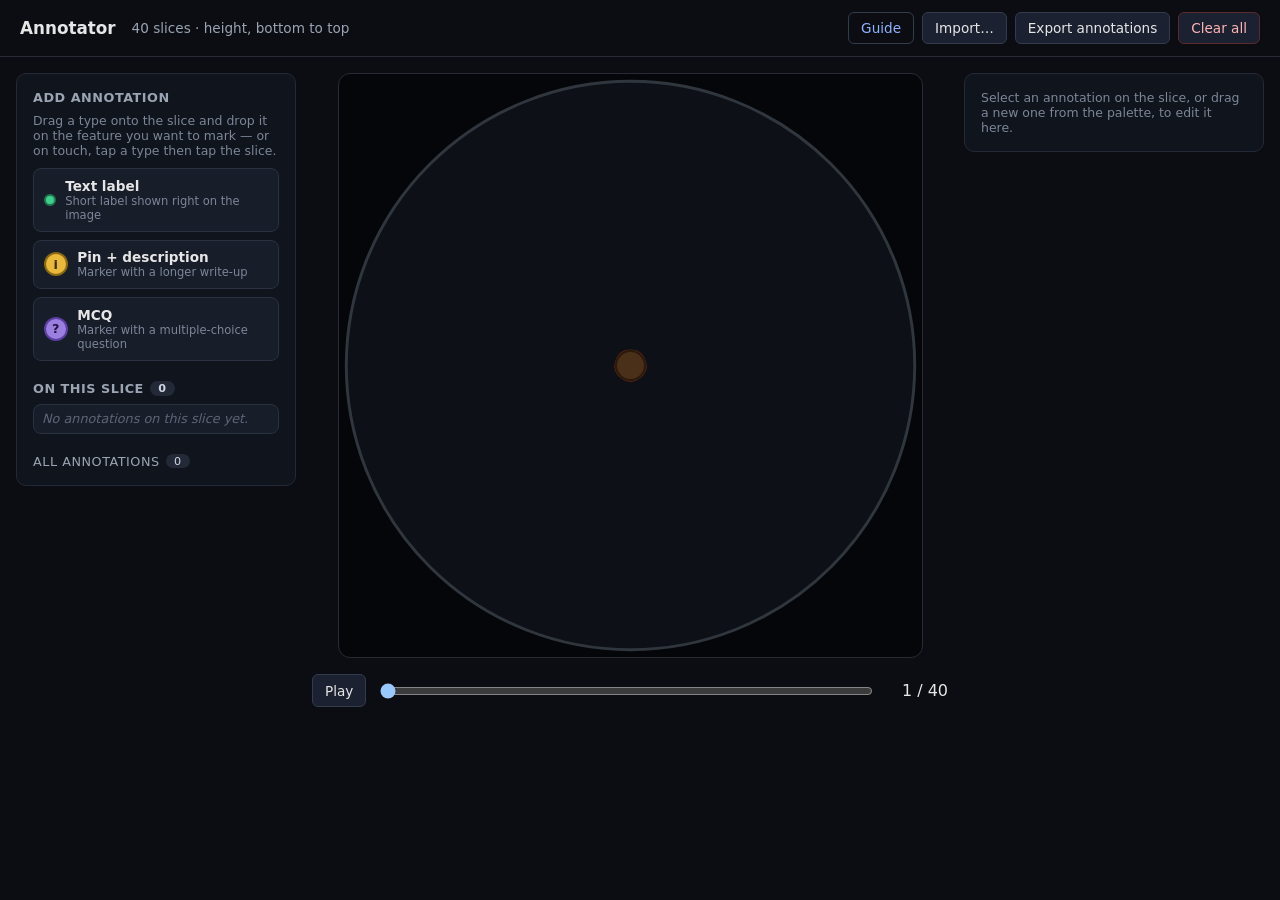
<file: annotator/index.html>
<!doctype html>
<html lang="en">
<head>
<meta charset="utf-8" />
<meta name="viewport" content="width=device-width, initial-scale=1" />
<title>Annotator</title>
<link rel="stylesheet" href="style.css" />
</head>
<body>
  <header>
    <h1>Annotator</h1>
    <div class="dataset-info" id="datasetInfo">Loading dataset…</div>
    <div class="actions">
      <a class="guide-link" href="../guide.html">Guide</a>
      <button id="importBtn">Import…</button>
      <input type="file" id="importFile" accept="application/json" hidden />
      <button id="exportBtn">Export annotations</button>
      <button id="clearBtn" class="danger">Clear all</button>
    </div>
  </header>

  <main>
    <aside class="side-panel panel">
      <section>
        <h2>Add annotation</h2>
        <p class="hint" id="paletteHint">Drag a type onto the slice and drop it on the feature you want to mark — or on touch, tap a type then tap the slice.</p>
        <div class="palette">
          <div class="palette-item" data-type="label">
            <span class="icon label"></span>
            <div>
              <strong>Text label</strong>
              <span>Short label shown right on the image</span>
            </div>
          </div>
          <div class="palette-item" data-type="pin">
            <span class="icon pin">i</span>
            <div>
              <strong>Pin + description</strong>
              <span>Marker with a longer write-up</span>
            </div>
          </div>
          <div class="palette-item" data-type="mcq">
            <span class="icon mcq">?</span>
            <div>
              <strong>MCQ</strong>
              <span>Marker with a multiple-choice question</span>
            </div>
          </div>
        </div>
      </section>

      <section>
        <h2>On this slice <span class="count" id="sliceAnnCount">0</span></h2>
        <ul class="annotation-list" id="annotationList"></ul>
      </section>

      <section>
        <details id="allAnnDetails">
          <summary>All annotations <span class="count" id="totalAnnCount">0</span></summary>
          <div class="all-ann-controls">
            <label for="sortOrder">Sort by</label>
            <select id="sortOrder">
              <option value="slice">Slice order</option>
              <option value="type">Type</option>
              <option value="title-asc">Title A–Z</option>
              <option value="title-desc">Title Z–A</option>
            </select>
          </div>
          <ul class="annotation-list" id="allAnnotationList"></ul>
        </details>
      </section>
    </aside>

    <section class="stage-panel">
      <div class="stage-wrap">
        <div class="stage" id="stage">
          <div class="svg-host" id="svgHost"></div>
          <svg class="tolerance-layer" id="toleranceLayer" viewBox="0 0 400 400"></svg>
          <div class="marker-layer" id="markerLayer"></div>
        </div>
      </div>
      <div class="controls">
        <button id="play">Play</button>
        <input id="scrub" type="range" min="1" value="1" step="1" />
        <span class="readout" id="readout">1 / ?</span>
      </div>
    </section>

    <aside class="inspector panel" id="inspector">
      <p class="hint placeholder">Select an annotation on the slice, or drag a new one from the palette, to edit it here.</p>
    </aside>
  </main>

  <script src="app.js"></script>
</body>
</html>
</file>
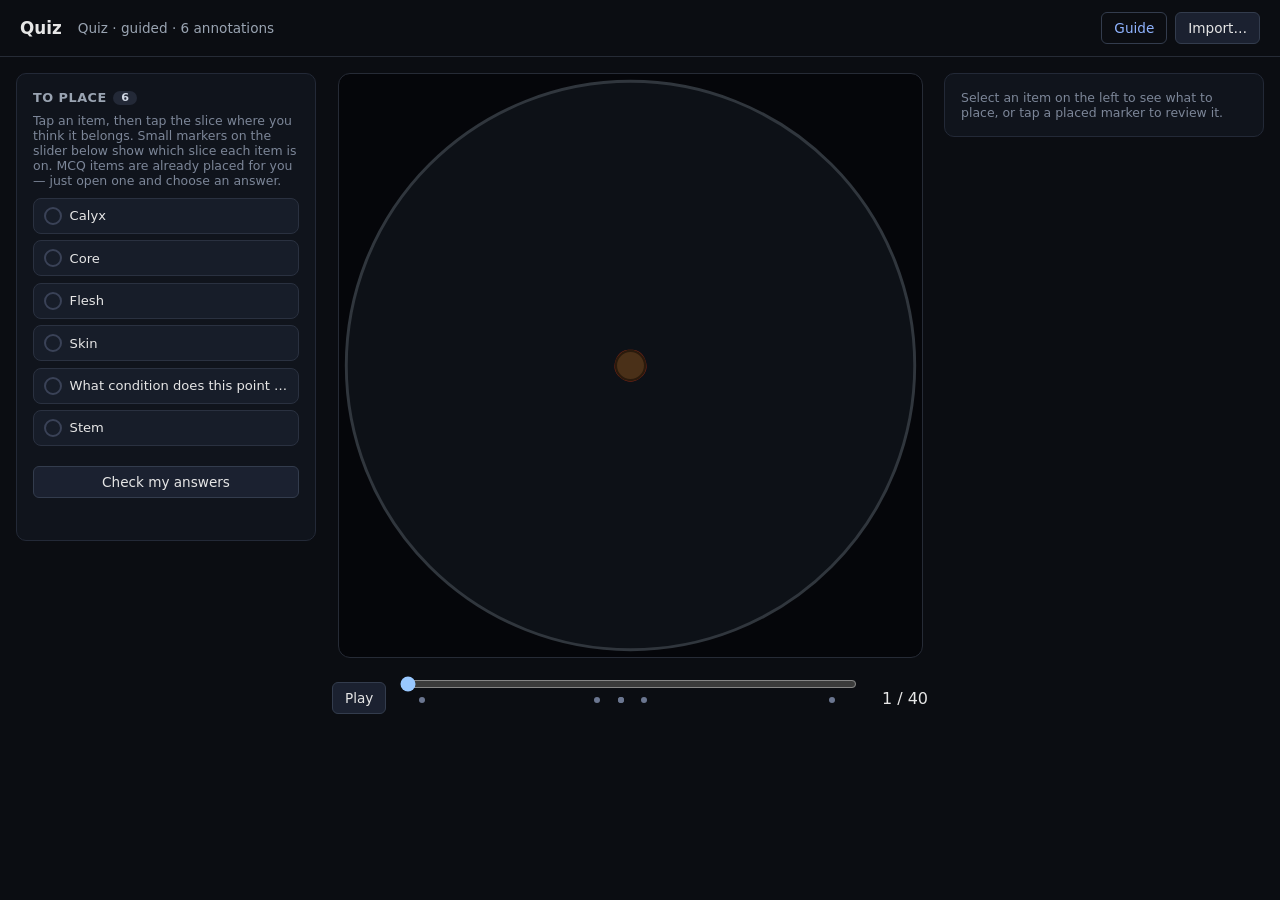
<file: quiz/index.html>
<!doctype html>
<html lang="en">
<head>
<meta charset="utf-8" />
<meta name="viewport" content="width=device-width, initial-scale=1" />
<title>Quiz</title>
<link rel="stylesheet" href="style.css" />
</head>
<body>
  <header>
    <h1>Quiz</h1>
    <div class="dataset-info" id="datasetInfo">Loading…</div>
    <div class="actions">
      <a class="guide-link" href="../guide.html">Guide</a>
      <button id="importBtn">Import…</button>
      <input type="file" id="importFile" accept="application/json" hidden />
    </div>
  </header>

  <main>
    <aside class="side-panel panel">
      <section id="showcaseSection" hidden>
        <details id="allAnnDetails" open>
          <summary>All annotations <span class="count" id="totalAnnCount">0</span></summary>
          <div class="all-ann-controls">
            <label for="sortOrder">Sort by</label>
            <select id="sortOrder">
              <option value="slice">Slice order</option>
              <option value="type">Type</option>
              <option value="title-asc">Title A–Z</option>
              <option value="title-desc">Title Z–A</option>
            </select>
          </div>
          <ul class="annotation-list" id="showcaseList"></ul>
        </details>
      </section>

      <section id="quizSection" hidden>
        <h2>To place <span class="count" id="targetsCount">0</span></h2>
        <p class="hint" id="modeHint"></p>
        <ul class="annotation-list" id="targetsList"></ul>
      </section>

      <section id="checkSection" hidden>
        <button id="checkBtn">Check my answers</button>
        <div class="score-summary" id="scoreSummary"></div>
        <button id="resetBtn" class="danger" hidden>Try again</button>
      </section>
    </aside>

    <section class="stage-panel">
      <div class="stage-wrap">
        <div class="stage" id="stage">
          <div class="svg-host" id="svgHost"></div>
          <svg class="tolerance-layer" id="toleranceLayer" viewBox="0 0 400 400"></svg>
          <div class="marker-layer" id="markerLayer"></div>
        </div>
      </div>
      <div class="controls">
        <button id="play">Play</button>
        <div class="slider-wrap">
          <input id="scrub" type="range" min="1" value="1" step="1" />
          <div class="tick-row hint" id="hintTicks"></div>
          <div class="tick-row mine" id="mineTicks"></div>
        </div>
        <span class="readout" id="readout">1 / ?</span>
      </div>
    </section>

    <aside class="inspector panel" id="inspector">
      <p class="hint placeholder">Loading…</p>
    </aside>
  </main>

  <script src="app.js"></script>
</body>
</html>
</file>
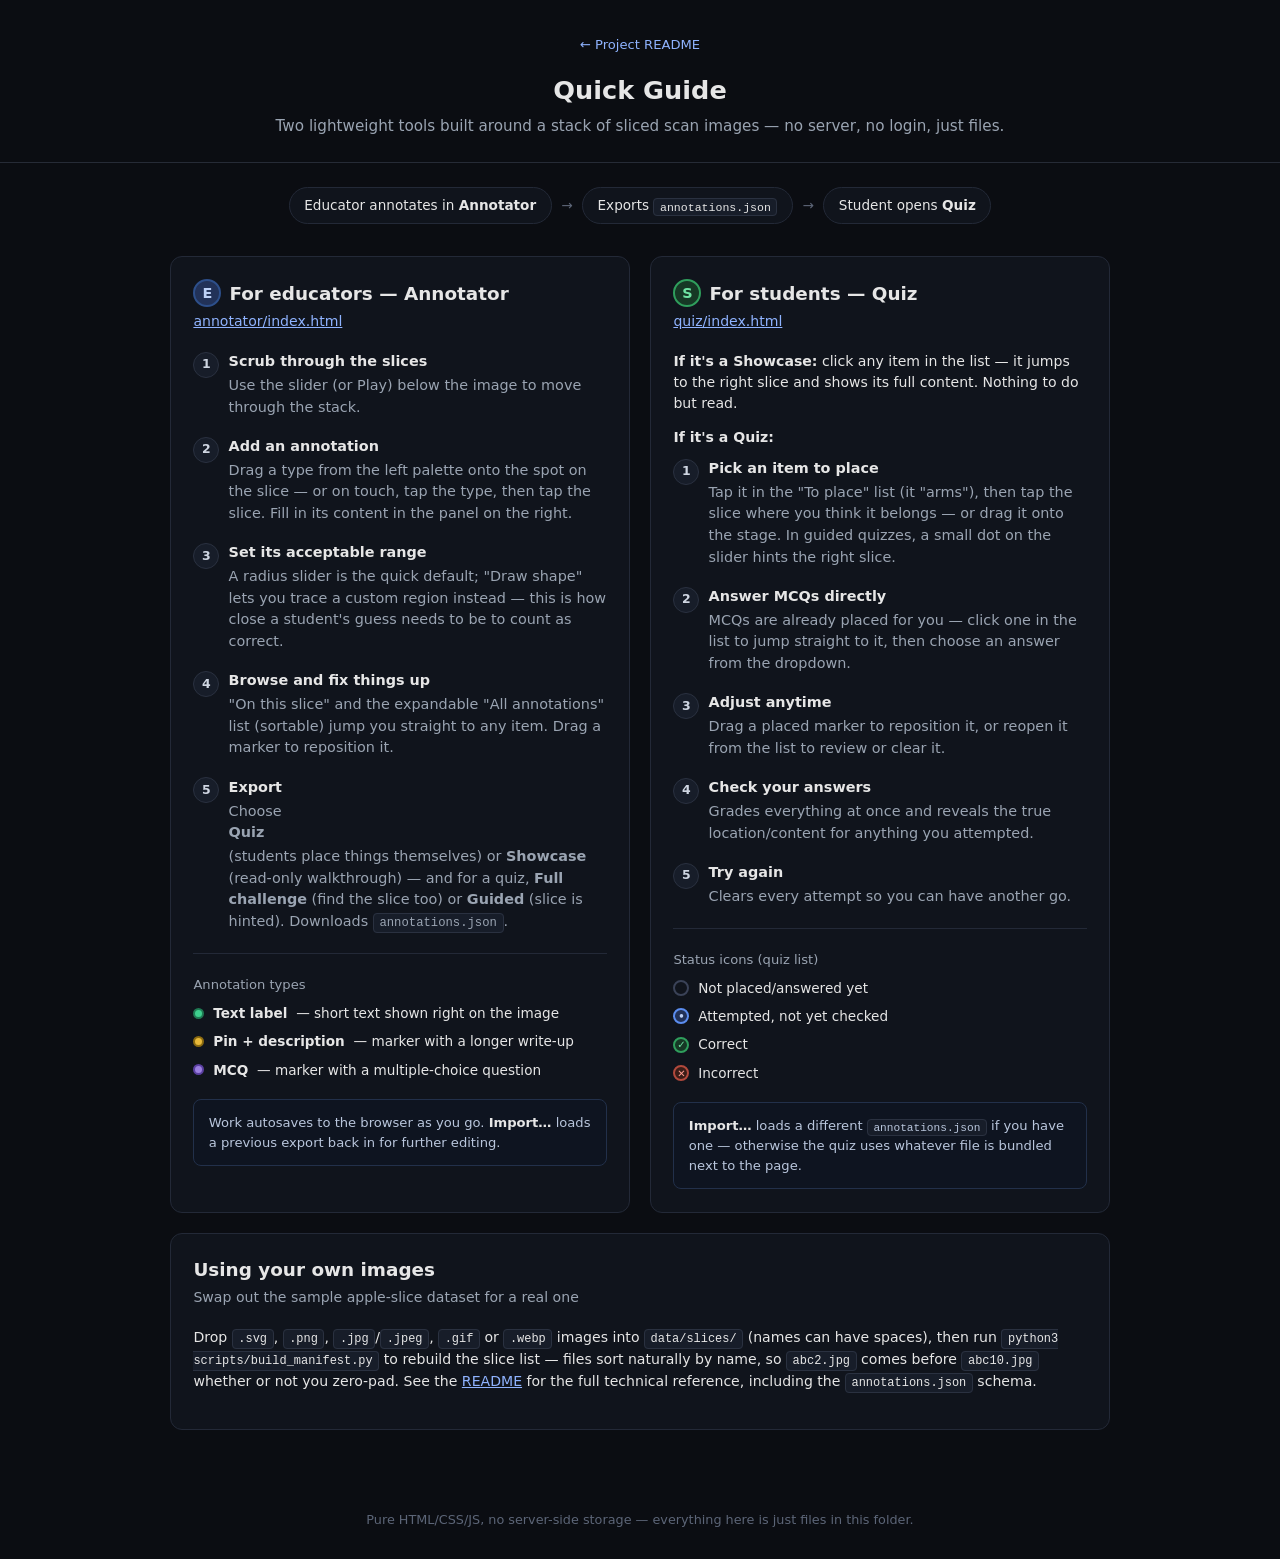
<file: guide.html>
<!doctype html>
<html lang="en">
<head>
<meta charset="utf-8" />
<meta name="viewport" content="width=device-width, initial-scale=1" />
<title>Quick Guide</title>
<style>
  :root { color-scheme: dark; }
  * { box-sizing: border-box; }
  body {
    margin: 0;
    background: #0b0d12;
    color: #e6e6e6;
    font-family: system-ui, sans-serif;
    line-height: 1.5;
  }
  header {
    padding: 2rem 1.25rem 1.5rem;
    border-bottom: 1px solid #262b36;
    text-align: center;
  }
  header h1 { margin: 0 0 0.4rem; font-size: 1.6rem; }
  header p { margin: 0; color: #9aa4b2; font-size: 0.95rem; }
  header .back { display: inline-block; margin-bottom: 1rem; font-size: 0.82rem; color: #8fb3ff; text-decoration: none; }
  header .back:hover { text-decoration: underline; }

  main { max-width: 980px; margin: 0 auto; padding: 1.5rem 1.25rem 3rem; }

  .flow {
    display: flex;
    align-items: center;
    justify-content: center;
    flex-wrap: wrap;
    gap: 0.6rem;
    margin: 0 0 2rem;
    font-size: 0.85rem;
  }
  .flow .step {
    background: #10141c;
    border: 1px solid #232937;
    border-radius: 999px;
    padding: 0.45rem 0.9rem;
  }
  .flow .arrow { color: #5c6577; }

  .columns {
    display: grid;
    grid-template-columns: 1fr 1fr;
    gap: 1.25rem;
  }
  @media (max-width: 820px) {
    .columns { grid-template-columns: 1fr; }
  }

  .panel {
    background: #10141c;
    border: 1px solid #232937;
    border-radius: 12px;
    padding: 1.4rem;
  }
  .panel > h2 {
    margin: 0 0 0.2rem;
    font-size: 1.15rem;
    display: flex;
    align-items: center;
    gap: 0.5rem;
  }
  .panel > p.lede { margin: 0 0 1.2rem; color: #9aa4b2; font-size: 0.88rem; }

  .role-badge {
    display: inline-flex;
    align-items: center;
    justify-content: center;
    width: 28px;
    height: 28px;
    border-radius: 50%;
    font-size: 0.9rem;
    font-weight: 700;
    flex: 0 0 auto;
  }
  .role-badge.educator { background: #223258; color: #bcd1f7; border: 2px solid #2d4f8a; }
  .role-badge.student { background: #163825; color: #6fe3a3; border: 2px solid #2f9e5c; }

  ol.steps { margin: 0; padding: 0; list-style: none; counter-reset: step; }
  ol.steps > li {
    counter-increment: step;
    position: relative;
    padding: 0 0 1.1rem 2.2rem;
    font-size: 0.9rem;
  }
  ol.steps > li:last-child { padding-bottom: 0; }
  ol.steps > li::before {
    content: counter(step);
    position: absolute;
    left: 0;
    top: 0.05rem;
    width: 1.5rem;
    height: 1.5rem;
    border-radius: 50%;
    background: #171d29;
    border: 1px solid #2a3140;
    display: flex;
    align-items: center;
    justify-content: center;
    font-size: 0.78rem;
    font-weight: 700;
    color: #cfd6e2;
  }
  ol.steps > li strong:first-child { display: block; margin-bottom: 0.15rem; }
  ol.steps > li span.sub { color: #9aa4b2; }

  .divider { border: none; border-top: 1px solid #232937; margin: 1.3rem 0; }

  .legend { display: flex; flex-direction: column; gap: 0.5rem; margin: 0; padding: 0; }
  .legend .row { display: flex; align-items: center; gap: 0.55rem; font-size: 0.85rem; }
  .dot { width: 11px; height: 11px; border-radius: 50%; flex: 0 0 auto; }
  .dot.label { background: #3ecf8e; border: 2px solid #1f7a53; }
  .dot.pin { background: #e8b93a; border: 2px solid #8a6a10; }
  .dot.mcq { background: #9b7fe0; border: 2px solid #5a3fa0; }
  .status-icon {
    width: 16px; height: 16px; border-radius: 50%; flex: 0 0 auto;
    display: flex; align-items: center; justify-content: center; font-size: 10px; font-weight: 700;
  }
  .status-icon.unplaced { border: 2px solid #3a4257; }
  .status-icon.placed { border: 2px solid #5b8def; background: #223258; color: #bcd1f7; }
  .status-icon.placed::after { content: "•"; }
  .status-icon.correct { border: 2px solid #2f9e5c; background: #163825; color: #6fe3a3; }
  .status-icon.correct::after { content: "✓"; }
  .status-icon.incorrect { border: 2px solid #b1493c; background: #3a1c17; color: #ff9d8f; }
  .status-icon.incorrect::after { content: "✕"; }

  .note {
    margin-top: 1.2rem;
    background: #0e1420;
    border: 1px solid #22304a;
    border-radius: 8px;
    padding: 0.8rem 0.9rem;
    font-size: 0.82rem;
    color: #b9c6dc;
  }
  .note strong { color: #e6e6e6; }

  .full-width {
    grid-column: 1 / -1;
  }

  code {
    background: #171d29;
    border: 1px solid #2a3140;
    border-radius: 4px;
    padding: 0.1rem 0.35rem;
    font-size: 0.85em;
  }

  footer {
    max-width: 980px;
    margin: 2rem auto 0;
    padding: 0 1.25rem 2rem;
    color: #5c6577;
    font-size: 0.8rem;
    text-align: center;
  }
</style>
</head>
<body>
  <header>
    <a class="back" href="README.md">← Project README</a>
    <h1>Quick Guide</h1>
    <p>Two lightweight tools built around a stack of sliced scan images — no server, no login, just files.</p>
  </header>

  <main>
    <div class="flow">
      <span class="step">Educator annotates in <strong>Annotator</strong></span>
      <span class="arrow">→</span>
      <span class="step">Exports <code>annotations.json</code></span>
      <span class="arrow">→</span>
      <span class="step">Student opens <strong>Quiz</strong></span>
    </div>

    <div class="columns">
      <section class="panel">
        <h2><span class="role-badge educator">E</span> For educators — Annotator</h2>
        <p class="lede"><a href="annotator/index.html" style="color:#8fb3ff">annotator/index.html</a></p>

        <ol class="steps">
          <li>
            <strong>Scrub through the slices</strong>
            <span class="sub">Use the slider (or Play) below the image to move through the stack.</span>
          </li>
          <li>
            <strong>Add an annotation</strong>
            <span class="sub">Drag a type from the left palette onto the spot on the slice — or on touch, tap the type, then tap the slice. Fill in its content in the panel on the right.</span>
          </li>
          <li>
            <strong>Set its acceptable range</strong>
            <span class="sub">A radius slider is the quick default; "Draw shape" lets you trace a custom region instead — this is how close a student's guess needs to be to count as correct.</span>
          </li>
          <li>
            <strong>Browse and fix things up</strong>
            <span class="sub">"On this slice" and the expandable "All annotations" list (sortable) jump you straight to any item. Drag a marker to reposition it.</span>
          </li>
          <li>
            <strong>Export</strong>
            <span class="sub">Choose <strong>Quiz</strong> (students place things themselves) or <strong>Showcase</strong> (read-only walkthrough) — and for a quiz, <strong>Full challenge</strong> (find the slice too) or <strong>Guided</strong> (slice is hinted). Downloads <code>annotations.json</code>.</span>
          </li>
        </ol>

        <hr class="divider" />

        <p style="margin:0 0 0.5rem;font-size:0.82rem;color:#9aa4b2;">Annotation types</p>
        <ul class="legend">
          <li class="row"><span class="dot label"></span> <strong>Text label</strong> — short text shown right on the image</li>
          <li class="row"><span class="dot pin"></span> <strong>Pin + description</strong> — marker with a longer write-up</li>
          <li class="row"><span class="dot mcq"></span> <strong>MCQ</strong> — marker with a multiple-choice question</li>
        </ul>

        <div class="note">Work autosaves to the browser as you go. <strong>Import…</strong> loads a previous export back in for further editing.</div>
      </section>

      <section class="panel">
        <h2><span class="role-badge student">S</span> For students — Quiz</h2>
        <p class="lede"><a href="quiz/index.html" style="color:#8fb3ff">quiz/index.html</a></p>

        <p style="margin:0 0 0.8rem;font-size:0.88rem;"><strong>If it's a Showcase:</strong> click any item in the list — it jumps to the right slice and shows its full content. Nothing to do but read.</p>

        <p style="margin:0 0 0.6rem;font-size:0.88rem;"><strong>If it's a Quiz:</strong></p>
        <ol class="steps">
          <li>
            <strong>Pick an item to place</strong>
            <span class="sub">Tap it in the "To place" list (it "arms"), then tap the slice where you think it belongs — or drag it onto the stage. In guided quizzes, a small dot on the slider hints the right slice.</span>
          </li>
          <li>
            <strong>Answer MCQs directly</strong>
            <span class="sub">MCQs are already placed for you — click one in the list to jump straight to it, then choose an answer from the dropdown.</span>
          </li>
          <li>
            <strong>Adjust anytime</strong>
            <span class="sub">Drag a placed marker to reposition it, or reopen it from the list to review or clear it.</span>
          </li>
          <li>
            <strong>Check your answers</strong>
            <span class="sub">Grades everything at once and reveals the true location/content for anything you attempted.</span>
          </li>
          <li>
            <strong>Try again</strong>
            <span class="sub">Clears every attempt so you can have another go.</span>
          </li>
        </ol>

        <hr class="divider" />

        <p style="margin:0 0 0.5rem;font-size:0.82rem;color:#9aa4b2;">Status icons (quiz list)</p>
        <ul class="legend">
          <li class="row"><span class="status-icon unplaced"></span> Not placed/answered yet</li>
          <li class="row"><span class="status-icon placed"></span> Attempted, not yet checked</li>
          <li class="row"><span class="status-icon correct"></span> Correct</li>
          <li class="row"><span class="status-icon incorrect"></span> Incorrect</li>
        </ul>

        <div class="note"><strong>Import…</strong> loads a different <code>annotations.json</code> if you have one — otherwise the quiz uses whatever file is bundled next to the page.</div>
      </section>

      <section class="panel full-width">
        <h2>Using your own images</h2>
        <p class="lede">Swap out the sample apple-slice dataset for a real one</p>
        <p style="font-size:0.88rem;">
          Drop <code>.svg</code>, <code>.png</code>, <code>.jpg</code>/<code>.jpeg</code>, <code>.gif</code> or
          <code>.webp</code> images into <code>data/slices/</code> (names can have spaces), then run
          <code>python3 scripts/build_manifest.py</code> to rebuild the slice list — files sort naturally by
          name, so <code>abc2.jpg</code> comes before <code>abc10.jpg</code> whether or not you zero-pad.
          See the <a href="README.md" style="color:#8fb3ff">README</a>
          for the full technical reference, including the <code>annotations.json</code> schema.
        </p>
      </section>
    </div>
  </main>

  <footer>Pure HTML/CSS/JS, no server-side storage — everything here is just files in this folder.</footer>
</body>
</html>
</file>
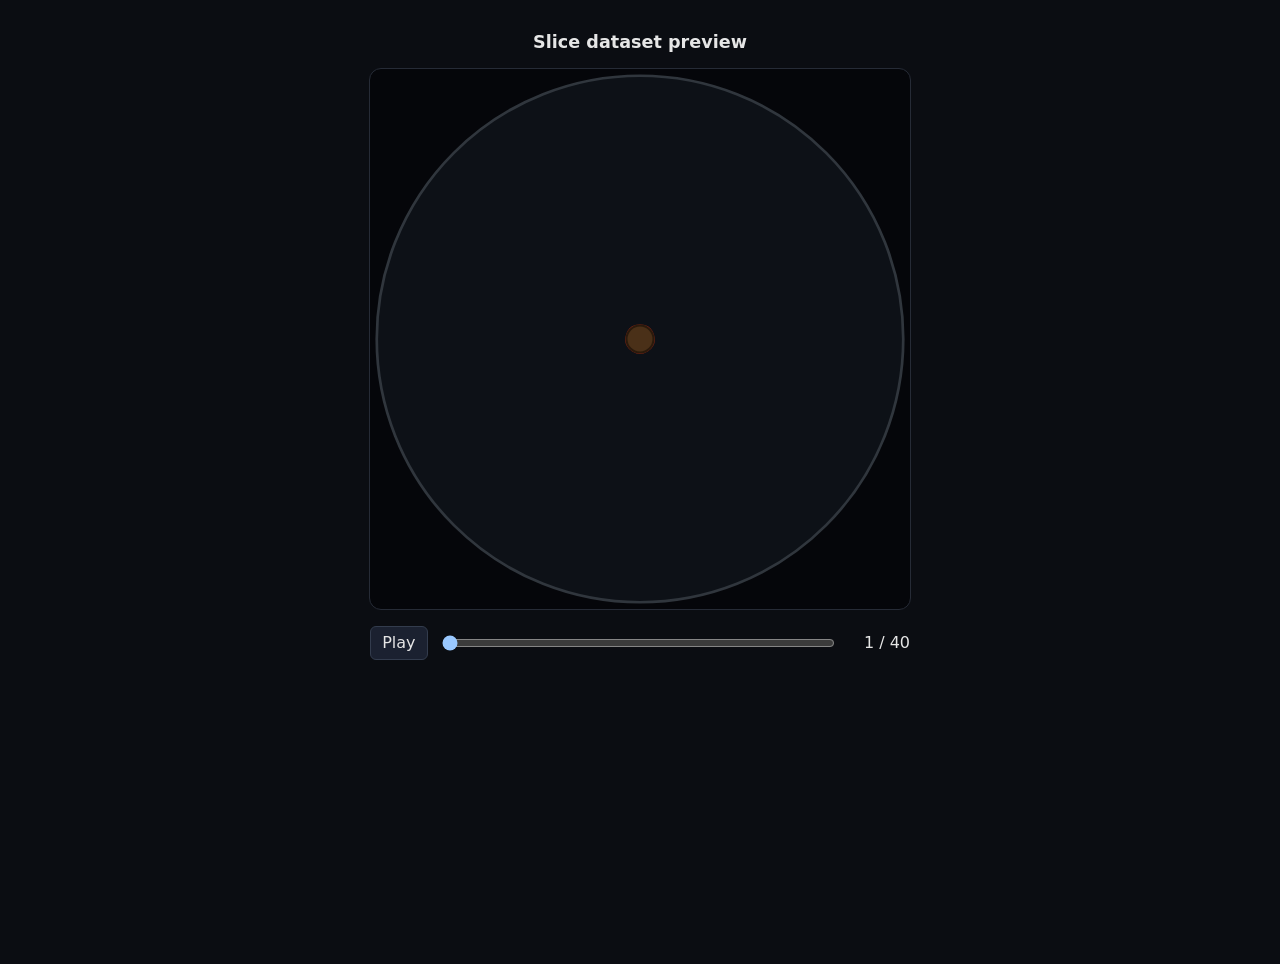
<file: preview.html>
<!doctype html>
<html lang="en">
<head>
<meta charset="utf-8" />
<meta name="viewport" content="width=device-width, initial-scale=1" />
<title>Slice dataset preview</title>
<style>
  :root { color-scheme: dark; }
  body {
    margin: 0;
    min-height: 100vh;
    display: flex;
    flex-direction: column;
    align-items: center;
    gap: 1rem;
    padding: 2rem 1rem;
    background: #0b0d12;
    color: #e6e6e6;
    font-family: system-ui, sans-serif;
  }
  h1 { font-size: 1.1rem; font-weight: 600; margin: 0; }
  .stage {
    width: min(60vh, 90vw);
    aspect-ratio: 1 / 1;
    background: #05060a;
    border: 1px solid #262b36;
    border-radius: 12px;
    overflow: hidden;
  }
  .stage img { width: 100%; height: 100%; display: block; }
  .controls {
    display: flex;
    align-items: center;
    gap: 0.75rem;
    width: min(60vh, 90vw);
  }
  input[type="range"] { flex: 1; }
  .readout { min-width: 6ch; text-align: right; font-variant-numeric: tabular-nums; }
  button {
    background: #1b2130;
    border: 1px solid #333c4d;
    color: inherit;
    border-radius: 6px;
    padding: 0.4rem 0.7rem;
    cursor: pointer;
    font: inherit;
  }
  button:hover { background: #262f42; }
</style>
</head>
<body>
  <h1>Slice dataset preview</h1>
  <div class="stage"><img id="frame" alt="MRI-like slice" /></div>
  <div class="controls">
    <button id="play">Play</button>
    <input id="scrub" type="range" min="1" value="1" step="1" />
    <span class="readout" id="readout">1 / ?</span>
  </div>

  <script>
    const frame = document.getElementById("frame");
    const scrub = document.getElementById("scrub");
    const readout = document.getElementById("readout");
    const playBtn = document.getElementById("play");

    let manifest = null;
    let playing = false;
    let timer = null;

    function show(index) {
      frame.src = `data/slices/${encodeURIComponent(manifest.files[index - 1])}`;
      readout.textContent = `${index} / ${manifest.sliceCount}`;
      scrub.value = index;
    }

    function stopPlaying() {
      playing = false;
      playBtn.textContent = "Play";
      clearInterval(timer);
    }

    scrub.addEventListener("input", () => {
      stopPlaying();
      show(Number(scrub.value));
    });

    playBtn.addEventListener("click", () => {
      if (playing) {
        stopPlaying();
        return;
      }
      playing = true;
      playBtn.textContent = "Pause";
      timer = setInterval(() => {
        let next = Number(scrub.value) + 1;
        if (next > manifest.sliceCount) next = 1;
        show(next);
      }, 120);
    });

    fetch("data/slices/manifest.json")
      .then((r) => r.json())
      .then((m) => {
        manifest = m;
        scrub.max = m.sliceCount;
        show(1);
      });
  </script>
</body>
</html>
</file>
<file: annotator/style.css>
:root { color-scheme: dark; }

* { box-sizing: border-box; }

body {
  margin: 0;
  min-height: 100vh;
  background: #0b0d12;
  color: #e6e6e6;
  font-family: system-ui, sans-serif;
  display: flex;
  flex-direction: column;
}

header {
  display: flex;
  align-items: center;
  gap: 1rem;
  padding: 0.75rem 1.25rem;
  border-bottom: 1px solid #262b36;
  flex-wrap: wrap;
}

header h1 { font-size: 1.05rem; margin: 0; }

.dataset-info { color: #9aa4b2; font-size: 0.85rem; flex: 1; }

.actions { display: flex; gap: 0.5rem; }

button {
  background: #1b2130;
  border: 1px solid #333c4d;
  color: inherit;
  border-radius: 6px;
  padding: 0.45rem 0.75rem;
  cursor: pointer;
  font: inherit;
  font-size: 0.85rem;
}
button:hover { background: #262f42; }
button.danger { border-color: #5a2a2a; color: #ffb4b4; }
button.danger:hover { background: #351c1c; }
.guide-link {
  display: inline-flex;
  align-items: center;
  border: 1px solid #333c4d;
  border-radius: 6px;
  padding: 0.45rem 0.75rem;
  font-size: 0.85rem;
  color: #8fb3ff;
  text-decoration: none;
}
.guide-link:hover { background: #262f42; }
button:disabled { opacity: 0.5; cursor: not-allowed; }

main {
  flex: 1;
  display: grid;
  grid-template-columns: 280px 1fr 300px;
  gap: 1rem;
  padding: 1rem;
  align-items: start;
}

@media (max-width: 1100px) {
  main { grid-template-columns: 1fr; }
  /* Stacked layout already scrolls as a page - an inner scroll region on
     top of that just fights the user's finger. */
  .inspector { max-height: none; overflow-y: visible; }
}

.panel {
  background: #10141c;
  border: 1px solid #232937;
  border-radius: 10px;
  padding: 1rem;
}

.side-panel {
  display: flex;
  flex-direction: column;
  gap: 1.25rem;
}

.side-panel h2 {
  font-size: 0.8rem;
  text-transform: uppercase;
  letter-spacing: 0.04em;
  color: #9aa4b2;
  margin: 0 0 0.5rem;
  display: flex;
  align-items: center;
  gap: 0.4rem;
}

.count {
  background: #232937;
  color: #cfd6e2;
  border-radius: 999px;
  padding: 0.05rem 0.5rem;
  font-size: 0.7rem;
}

.hint { font-size: 0.78rem; color: #7c8698; margin: 0 0 0.6rem; }
.hint.drawing { color: #ffb454; }
.hint.placeholder { margin: 0; }

.palette { display: flex; flex-direction: column; gap: 0.5rem; }

.palette-item {
  display: flex;
  align-items: center;
  gap: 0.6rem;
  background: #171d29;
  border: 1px solid #2a3140;
  border-radius: 8px;
  padding: 0.55rem 0.6rem;
  cursor: grab;
  touch-action: none;
  user-select: none;
}
.palette-item:hover { border-color: #4a5674; }
.palette-item:active { cursor: grabbing; }
.palette-item.armed { border-color: #3ecf8e; box-shadow: 0 0 0 2px rgba(62, 207, 142, 0.35); }
.palette-item strong { display: block; font-size: 0.85rem; }
.palette-item span:last-child { display: block; font-size: 0.72rem; color: #7c8698; }

.drag-ghost {
  position: fixed;
  top: 0;
  left: 0;
  transform: translate(-50%, -135%);
  background: #171d29;
  border: 1px solid #4a5674;
  border-radius: 8px;
  padding: 0.35rem 0.6rem;
  font-size: 0.8rem;
  color: #f2f5fa;
  pointer-events: none;
  white-space: nowrap;
  box-shadow: 0 4px 12px rgba(0, 0, 0, 0.4);
  z-index: 50;
}

.icon {
  flex: 0 0 auto;
  width: 24px;
  height: 24px;
  border-radius: 50%;
  display: flex;
  align-items: center;
  justify-content: center;
  font-weight: 700;
  font-size: 0.8rem;
}
.icon.label { width: 12px; height: 12px; background: #3ecf8e; border: 2px solid #1f7a53; }
.icon.pin { background: #e8b93a; border: 2px solid #8a6a10; color: #3a2c05; }
.icon.mcq { background: #9b7fe0; border: 2px solid #5a3fa0; color: #23163f; }

.annotation-list {
  list-style: none;
  margin: 0;
  padding: 0;
  display: flex;
  flex-direction: column;
  gap: 0.4rem;
  max-height: 260px;
  overflow-y: auto;
}
.annotation-list li {
  display: flex;
  align-items: center;
  gap: 0.5rem;
  background: #171d29;
  border: 1px solid #2a3140;
  border-radius: 8px;
  padding: 0.4rem 0.5rem;
  cursor: pointer;
  font-size: 0.8rem;
}
.annotation-list li:hover { border-color: #4a5674; }
.annotation-list li.active { border-color: #5b8def; background: #182035; }
.annotation-list li .label-text {
  flex: 1;
  overflow: hidden;
  text-overflow: ellipsis;
  white-space: nowrap;
}
.annotation-list li .layer-tag,
.annotation-list li .slice-tag {
  font-size: 0.65rem;
  color: #7c8698;
  background: #10141c;
  border-radius: 4px;
  padding: 0.1rem 0.35rem;
  flex: 0 0 auto;
}
.annotation-list .empty { color: #5c6577; font-style: italic; cursor: default; }
.annotation-list .empty:hover { border-color: #2a3140; }

details > summary {
  cursor: pointer;
  font-size: 0.8rem;
  text-transform: uppercase;
  letter-spacing: 0.04em;
  color: #9aa4b2;
  display: flex;
  align-items: center;
  gap: 0.4rem;
  list-style: revert;
}
details[open] > summary { margin-bottom: 0.6rem; }

.all-ann-controls {
  display: flex;
  align-items: center;
  gap: 0.5rem;
  margin-bottom: 0.6rem;
  font-size: 0.78rem;
  color: #9aa4b2;
}
.all-ann-controls select {
  flex: 1;
  background: #171d29;
  border: 1px solid #2a3140;
  color: inherit;
  border-radius: 6px;
  padding: 0.3rem 0.4rem;
  font: inherit;
}

.stage-panel {
  display: flex;
  flex-direction: column;
  align-items: center;
  gap: 1rem;
}

.stage-wrap {
  width: min(65vh, 100%);
}

.stage {
  position: relative;
  width: 100%;
  aspect-ratio: 1 / 1;
  background: #05060a;
  border: 1px solid #262b36;
  border-radius: 12px;
  overflow: hidden;
}
.stage.drag-over { outline: 2px dashed #5b8def; outline-offset: -2px; }
.stage.drawing-mode { outline: 2px dashed #ffb454; outline-offset: -2px; cursor: crosshair; }
.stage.armed-mode { outline: 2px dashed #3ecf8e; outline-offset: -2px; cursor: copy; }

.svg-host { width: 100%; height: 100%; }
.svg-host svg { width: 100%; height: 100%; display: block; }
.svg-host img { width: 100%; height: 100%; display: block; object-fit: contain; }

.tolerance-layer {
  position: absolute;
  inset: 0;
  width: 100%;
  height: 100%;
  pointer-events: none;
}
.tolerance-layer .tolerance {
  fill: rgba(91, 141, 239, 0.12);
  stroke: #5b8def;
  stroke-width: 1.5;
  stroke-dasharray: 5 4;
  vector-effect: non-scaling-stroke;
}
.tolerance-layer .tolerance.selected {
  fill: rgba(91, 141, 239, 0.22);
  stroke: #8db2ff;
  stroke-width: 2;
}
.tolerance-layer .draft-line {
  fill: none;
  stroke: #ffb454;
  stroke-width: 1.5;
  stroke-dasharray: 4 3;
  vector-effect: non-scaling-stroke;
}
.tolerance-layer .draft-point {
  fill: #ffb454;
  stroke: #7a4d10;
  stroke-width: 1;
  vector-effect: non-scaling-stroke;
}

.marker-layer {
  position: absolute;
  inset: 0;
  pointer-events: none;
}

.marker {
  position: absolute;
  transform: translate(-50%, -50%);
  cursor: grab;
  pointer-events: auto;
  touch-action: none;
}
.marker:active { cursor: grabbing; }

.marker.pin,
.marker.mcq {
  display: flex;
  align-items: center;
}

/* Label markers: the dot alone anchors the (x,y) point (so the
   tolerance zone, which is centered on that same point, lines up with
   the dot) - the chip hangs off it via absolute positioning so it
   doesn't pull the anchor sideways. */
.marker.label {
  display: block;
}

.marker .dot {
  width: 12px;
  height: 12px;
  border-radius: 50%;
  background: #3ecf8e;
  border: 2px solid #1f7a53;
  flex: 0 0 auto;
  display: block;
}
.marker.selected .dot { outline: 2px solid #fff; outline-offset: 2px; }

.marker .chip {
  background: rgba(5, 8, 14, 0.85);
  border: 1px solid #2a3140;
  color: #f2f5fa;
  padding: 2px 6px;
  border-radius: 4px;
  font-size: 12px;
  white-space: nowrap;
}
.marker.label .chip {
  position: absolute;
  left: 100%;
  top: 50%;
  transform: translateY(-50%);
  margin-left: 6px;
}

.marker.pin .icon-circle,
.marker.mcq .icon-circle {
  width: 22px;
  height: 22px;
  border-radius: 50%;
  display: flex;
  align-items: center;
  justify-content: center;
  font-weight: 700;
  font-size: 12px;
  box-shadow: 0 1px 4px rgba(0, 0, 0, 0.5);
}
.marker.pin .icon-circle { background: #e8b93a; border: 2px solid #8a6a10; color: #3a2c05; }
.marker.mcq .icon-circle { background: #9b7fe0; border: 2px solid #5a3fa0; color: #23163f; }
.marker.selected .icon-circle { outline: 2px solid #fff; outline-offset: 2px; }

.controls {
  display: flex;
  align-items: center;
  gap: 0.75rem;
  width: 100%;
}
input[type="range"] { flex: 1; }
.readout { min-width: 6ch; text-align: right; font-variant-numeric: tabular-nums; }

.inspector {
  display: flex;
  flex-direction: column;
  gap: 0.75rem;
  max-height: calc(100vh - 6rem);
  overflow-y: auto;
}

.inspector-header {
  display: flex;
  align-items: center;
  justify-content: space-between;
  gap: 0.5rem;
}
.inspector-header h2 { margin: 0; font-size: 1rem; }
.inspector-header button {
  padding: 0.1rem 0.5rem;
  font-size: 1rem;
  line-height: 1;
}

.inspector .meta { font-size: 0.75rem; color: #7c8698; margin: -0.4rem 0 0; }

.inspector label {
  display: flex;
  flex-direction: column;
  gap: 0.3rem;
  font-size: 0.8rem;
  color: #cfd6e2;
}
.inspector label > span {
  display: flex;
  justify-content: space-between;
  color: #9aa4b2;
  font-size: 0.72rem;
}
.inspector input[type="text"],
.inspector textarea,
.inspector select {
  background: #0b0d12;
  border: 1px solid #2a3140;
  border-radius: 6px;
  color: inherit;
  padding: 0.45rem 0.55rem;
  font: inherit;
  resize: vertical;
}
.inspector textarea { min-height: 4.5rem; }

.tolerance-section {
  border-top: 1px solid #232937;
  padding-top: 0.75rem;
  display: flex;
  flex-direction: column;
  gap: 0.6rem;
}
.tolerance-section h3 {
  margin: 0;
  font-size: 0.8rem;
  text-transform: uppercase;
  letter-spacing: 0.04em;
  color: #9aa4b2;
}
.tolerance-mode {
  display: flex;
  gap: 1rem;
  font-size: 0.8rem;
}
.tolerance-mode label {
  flex-direction: row;
  align-items: center;
  gap: 0.35rem;
  cursor: pointer;
}
.tolerance-actions { display: flex; flex-wrap: wrap; gap: 0.5rem; }
.tolerance-actions button { font-size: 0.78rem; padding: 0.35rem 0.6rem; }

.inspector-actions {
  border-top: 1px solid #232937;
  padding-top: 0.75rem;
  display: flex;
  justify-content: flex-end;
}

/* Touchscreens (phones, iPads, incl. wide iPad landscape that would
   otherwise still match the desktop 3-column layout): bigger hit targets. */
@media (pointer: coarse) {
  button { padding: 0.6rem 0.9rem; font-size: 0.9rem; }
  .palette-item { padding: 0.7rem 0.65rem; }
  .marker .dot { width: 16px; height: 16px; }
  .marker.pin .icon-circle,
  .marker.mcq .icon-circle { width: 30px; height: 30px; font-size: 14px; }
  input[type="range"] { height: 1.5rem; }
}

@media (max-width: 640px) {
  header { padding: 0.6rem 0.85rem; gap: 0.6rem; }
  header h1 { width: 100%; }
  .dataset-info { flex-basis: 100%; }
  main { padding: 0.6rem; gap: 0.75rem; }
  .panel { padding: 0.75rem; }
  .stage-wrap { width: 100%; }
}

.modal-backdrop {
  position: fixed;
  inset: 0;
  background: rgba(4, 6, 10, 0.65);
  display: none;
  align-items: center;
  justify-content: center;
  padding: 1rem;
  z-index: 100;
}
.modal-backdrop.open { display: flex; }

.modal {
  background: #10141c;
  border: 1px solid #232937;
  border-radius: 10px;
  padding: 1.25rem;
  width: min(440px, 100%);
  max-height: calc(100vh - 2rem);
  overflow-y: auto;
  display: flex;
  flex-direction: column;
  gap: 0.9rem;
}
.modal h3 { margin: 0; font-size: 1.05rem; }
.modal fieldset {
  border: 1px solid #232937;
  border-radius: 8px;
  padding: 0.75rem;
  display: flex;
  flex-direction: column;
  gap: 0.6rem;
}
.modal legend {
  padding: 0 0.3rem;
  font-size: 0.78rem;
  text-transform: uppercase;
  letter-spacing: 0.04em;
  color: #9aa4b2;
}
.modal fieldset label {
  display: flex;
  align-items: flex-start;
  gap: 0.6rem;
  font-size: 0.85rem;
  color: #e6e6e6;
  cursor: pointer;
}
.modal fieldset label input { margin-top: 0.2rem; }
.modal fieldset label span { display: block; }
.modal fieldset label strong { font-size: 0.85rem; }
.modal fieldset label br + em,
.modal fieldset label em { color: #9aa4b2; font-size: 0.78rem; font-style: normal; }
.modal-actions {
  display: flex;
  justify-content: flex-end;
  gap: 0.5rem;
}
</file>
<file: quiz/style.css>
:root { color-scheme: dark; }

* { box-sizing: border-box; }

body {
  margin: 0;
  min-height: 100vh;
  background: #0b0d12;
  color: #e6e6e6;
  font-family: system-ui, sans-serif;
  display: flex;
  flex-direction: column;
}

header {
  display: flex;
  align-items: center;
  gap: 1rem;
  padding: 0.75rem 1.25rem;
  border-bottom: 1px solid #262b36;
  flex-wrap: wrap;
}
header h1 { font-size: 1.05rem; margin: 0; }
.dataset-info { color: #9aa4b2; font-size: 0.85rem; flex: 1; }
.actions { display: flex; gap: 0.5rem; }

button {
  background: #1b2130;
  border: 1px solid #333c4d;
  color: inherit;
  border-radius: 6px;
  padding: 0.45rem 0.75rem;
  cursor: pointer;
  font: inherit;
  font-size: 0.85rem;
}
button:hover { background: #262f42; }
button.danger { border-color: #5a2a2a; color: #ffb4b4; }
button.danger:hover { background: #351c1c; }
button:disabled { opacity: 0.5; cursor: not-allowed; }
button.primary { background: #1f3a63; border-color: #3f6ba8; }
button.primary:hover { background: #274a7d; }
.guide-link {
  display: inline-flex;
  align-items: center;
  border: 1px solid #333c4d;
  border-radius: 6px;
  padding: 0.45rem 0.75rem;
  font-size: 0.85rem;
  color: #8fb3ff;
  text-decoration: none;
}
.guide-link:hover { background: #262f42; }

main {
  flex: 1;
  display: grid;
  grid-template-columns: 300px 1fr 320px;
  gap: 1rem;
  padding: 1rem;
  align-items: start;
}
@media (max-width: 1100px) {
  main { grid-template-columns: 1fr; }
  .inspector { max-height: none; overflow-y: visible; }
}

.panel {
  background: #10141c;
  border: 1px solid #232937;
  border-radius: 10px;
  padding: 1rem;
}

.side-panel {
  display: flex;
  flex-direction: column;
  gap: 1.25rem;
}
.side-panel h2 {
  font-size: 0.8rem;
  text-transform: uppercase;
  letter-spacing: 0.04em;
  color: #9aa4b2;
  margin: 0 0 0.5rem;
  display: flex;
  align-items: center;
  gap: 0.4rem;
}
.count {
  background: #232937;
  color: #cfd6e2;
  border-radius: 999px;
  padding: 0.05rem 0.5rem;
  font-size: 0.7rem;
}
.hint { font-size: 0.78rem; color: #7c8698; margin: 0 0 0.6rem; }
.hint.placeholder { margin: 0; }

details > summary {
  cursor: pointer;
  font-size: 0.8rem;
  text-transform: uppercase;
  letter-spacing: 0.04em;
  color: #9aa4b2;
  display: flex;
  align-items: center;
  gap: 0.4rem;
  list-style: revert;
}
details[open] > summary { margin-bottom: 0.6rem; }

.all-ann-controls {
  display: flex;
  align-items: center;
  gap: 0.5rem;
  margin-bottom: 0.6rem;
  font-size: 0.78rem;
  color: #9aa4b2;
}
.all-ann-controls select {
  flex: 1;
  background: #171d29;
  border: 1px solid #2a3140;
  color: inherit;
  border-radius: 6px;
  padding: 0.3rem 0.4rem;
  font: inherit;
}

.annotation-list {
  list-style: none;
  margin: 0;
  padding: 0;
  display: flex;
  flex-direction: column;
  gap: 0.4rem;
  max-height: 340px;
  overflow-y: auto;
}
.annotation-list li {
  display: flex;
  align-items: center;
  gap: 0.5rem;
  background: #171d29;
  border: 1px solid #2a3140;
  border-radius: 8px;
  padding: 0.5rem 0.6rem;
  cursor: pointer;
  font-size: 0.82rem;
}
.annotation-list li:hover { border-color: #4a5674; }
.annotation-list li.active { border-color: #5b8def; background: #182035; }
/* Unplaced target rows support press-and-drag placement, which needs to
   win over the browser's default touch-scroll gesture. */
#targetsList li { touch-action: none; user-select: none; }
.annotation-list li.armed { border-color: #3ecf8e; box-shadow: 0 0 0 2px rgba(62, 207, 142, 0.35); }
.annotation-list li .label-text {
  flex: 1;
  overflow: hidden;
  text-overflow: ellipsis;
  white-space: nowrap;
}
.annotation-list li .layer-tag,
.annotation-list li .slice-tag {
  font-size: 0.65rem;
  color: #7c8698;
  background: #10141c;
  border-radius: 4px;
  padding: 0.1rem 0.35rem;
  flex: 0 0 auto;
}
.annotation-list .empty { color: #5c6577; font-style: italic; cursor: default; }
.annotation-list .empty:hover { border-color: #2a3140; }

.icon {
  flex: 0 0 auto;
  width: 22px;
  height: 22px;
  border-radius: 50%;
  display: flex;
  align-items: center;
  justify-content: center;
  font-weight: 700;
  font-size: 0.78rem;
}
.icon.label { width: 11px; height: 11px; background: #3ecf8e; border: 2px solid #1f7a53; }
.icon.pin { background: #e8b93a; border: 2px solid #8a6a10; color: #3a2c05; }
.icon.mcq { background: #9b7fe0; border: 2px solid #5a3fa0; color: #23163f; }

.status-icon {
  flex: 0 0 auto;
  width: 18px;
  height: 18px;
  border-radius: 50%;
  display: flex;
  align-items: center;
  justify-content: center;
  font-size: 11px;
  font-weight: 700;
}
.status-icon.unplaced { border: 2px solid #3a4257; background: transparent; }
.status-icon.placed { border: 2px solid #5b8def; background: #223258; color: #bcd1f7; }
.status-icon.correct { border: 2px solid #2f9e5c; background: #163825; color: #6fe3a3; }
.status-icon.incorrect { border: 2px solid #b1493c; background: #3a1c17; color: #ff9d8f; }
.status-icon.correct::after { content: "✓"; }
.status-icon.incorrect::after { content: "✕"; }
.status-icon.placed::after { content: "•"; }

#checkSection { display: flex; flex-direction: column; gap: 0.6rem; }
#checkSection[hidden] { display: none; }
.score-summary { font-size: 0.85rem; color: #cfd6e2; min-height: 1.2em; }
.score-summary .tally { font-weight: 700; }
.score-summary .tally.all-correct { color: #6fe3a3; }

.stage-panel { display: flex; flex-direction: column; align-items: center; gap: 1rem; }
.stage-wrap { width: min(65vh, 100%); }

.stage {
  position: relative;
  width: 100%;
  aspect-ratio: 1 / 1;
  background: #05060a;
  border: 1px solid #262b36;
  border-radius: 12px;
  overflow: hidden;
}
.stage.armed-mode { outline: 2px dashed #3ecf8e; outline-offset: -2px; cursor: copy; }
.stage.drag-over { outline: 2px dashed #5b8def; outline-offset: -2px; }

.svg-host { width: 100%; height: 100%; }
.svg-host svg { width: 100%; height: 100%; display: block; }
.svg-host img { width: 100%; height: 100%; display: block; object-fit: contain; }

.tolerance-layer { position: absolute; inset: 0; width: 100%; height: 100%; pointer-events: none; }
.tolerance-layer .tolerance {
  fill: rgba(230, 185, 58, 0.12);
  stroke: #e6b93a;
  stroke-width: 1.5;
  stroke-dasharray: 5 4;
  vector-effect: non-scaling-stroke;
}
.tolerance-layer .tolerance.selected {
  fill: rgba(230, 185, 58, 0.22);
  stroke: #f5d06b;
  stroke-width: 2;
}
.tolerance-layer .reveal-dot {
  fill: #f5d06b;
  stroke: #8a6a10;
  stroke-width: 1;
  vector-effect: non-scaling-stroke;
}
.tolerance-layer .draft-point { fill: #ffb454; stroke: #7a4d10; stroke-width: 1; vector-effect: non-scaling-stroke; }

.marker-layer { position: absolute; inset: 0; pointer-events: none; }

.marker {
  position: absolute;
  transform: translate(-50%, -50%);
  cursor: grab;
  pointer-events: auto;
  touch-action: none;
}
.marker:active { cursor: grabbing; }
.marker.pin, .marker.mcq { display: flex; align-items: center; }
.marker.label { display: block; }

.marker .dot {
  width: 12px;
  height: 12px;
  border-radius: 50%;
  background: #5b8def;
  border: 2px solid #2d4f8a;
  display: block;
}
.marker .chip {
  background: rgba(5, 8, 14, 0.85);
  border: 1px solid #2a3140;
  color: #f2f5fa;
  padding: 2px 6px;
  border-radius: 4px;
  font-size: 12px;
  white-space: nowrap;
}
.marker.label .chip { position: absolute; left: 100%; top: 50%; transform: translateY(-50%); margin-left: 6px; }

.marker .icon-circle {
  width: 22px;
  height: 22px;
  border-radius: 50%;
  display: flex;
  align-items: center;
  justify-content: center;
  font-weight: 700;
  font-size: 12px;
  box-shadow: 0 1px 4px rgba(0, 0, 0, 0.5);
  background: #5b8def;
  border: 2px solid #2d4f8a;
  color: #0d1a33;
}
.marker.selected .dot,
.marker.selected .icon-circle { outline: 2px solid #fff; outline-offset: 2px; }

/* Showcase markers: reuse the annotator's type colors since nothing is hidden */
.marker.showcase.label .dot { background: #3ecf8e; border-color: #1f7a53; }
.marker.showcase.pin .icon-circle { background: #e8b93a; border-color: #8a6a10; color: #3a2c05; }
.marker.showcase.mcq .icon-circle { background: #9b7fe0; border-color: #5a3fa0; color: #23163f; }

/* MCQs are always shown at their true spot rather than placed by the
   student (see app.js) - purple like showcase until answered. */
.marker.mcq-fixed { display: flex; align-items: center; cursor: pointer; }
.marker.mcq-fixed .icon-circle { background: #9b7fe0; border-color: #5a3fa0; color: #23163f; }

/* Student guess markers (label/pin) and answered MCQs: neutral blue until
   checked, then green/red. Listed after the type-specific defaults above
   so these outcome classes win regardless of marker type. */
.marker.outcome-pending .icon-circle { background: #5b8def; border-color: #2d4f8a; color: #0d1a33; }
.marker.outcome-correct .dot,
.marker.outcome-correct .icon-circle { background: #3ecf8e; border-color: #1f7a53; }
.marker.outcome-incorrect .dot,
.marker.outcome-incorrect .icon-circle { background: #e2564a; border-color: #8f2c23; }

.controls { display: flex; align-items: center; gap: 0.75rem; width: 100%; }
.slider-wrap { flex: 1; display: flex; flex-direction: column; gap: 3px; }
input[type="range"] { width: 100%; }
.tick-row { position: relative; height: 6px; }
.tick {
  position: absolute;
  top: 0;
  width: 6px;
  height: 6px;
  border-radius: 50%;
  background: #3a4257;
  transform: translateX(-50%);
}
.tick-row.hint .tick { background: #6b7690; }
.tick-row.hint .tick.active { background: #f5d06b; width: 8px; height: 8px; }
.tick-row.mine .tick { background: #3ecf8e; }
.readout { min-width: 6ch; text-align: right; font-variant-numeric: tabular-nums; }

.inspector {
  display: flex;
  flex-direction: column;
  gap: 0.75rem;
  max-height: calc(100vh - 6rem);
  overflow-y: auto;
}
.inspector-header { display: flex; align-items: center; justify-content: space-between; gap: 0.5rem; }
.inspector-header h2 { margin: 0; font-size: 1rem; }
.inspector-header button { padding: 0.1rem 0.5rem; font-size: 1rem; line-height: 1; }
.inspector .meta { font-size: 0.75rem; color: #7c8698; margin: -0.4rem 0 0; }
.inspector .prompt { font-size: 0.95rem; font-weight: 600; margin: 0; }
.inspector label {
  display: flex;
  flex-direction: column;
  gap: 0.3rem;
  font-size: 0.8rem;
  color: #cfd6e2;
}
.inspector select {
  background: #0b0d12;
  border: 1px solid #2a3140;
  border-radius: 6px;
  color: inherit;
  padding: 0.45rem 0.55rem;
  font: inherit;
}
.inspector .options-list { list-style: none; margin: 0; padding: 0; display: flex; flex-direction: column; gap: 0.35rem; }
.inspector .options-list li {
  padding: 0.4rem 0.55rem;
  border: 1px solid #2a3140;
  border-radius: 6px;
  font-size: 0.85rem;
  background: #171d29;
}
.inspector .options-list li.correct-answer { border-color: #2f9e5c; background: #163825; color: #6fe3a3; }

.outcome-banner {
  padding: 0.5rem 0.65rem;
  border-radius: 6px;
  font-size: 0.85rem;
  font-weight: 600;
}
.outcome-banner.correct { background: #163825; color: #6fe3a3; border: 1px solid #2f9e5c; }
.outcome-banner.incorrect { background: #3a1c17; color: #ff9d8f; border: 1px solid #b1493c; }
.outcome-banner.pending { background: #171d29; color: #9aa4b2; border: 1px solid #2a3140; }

.reveal-section {
  border-top: 1px solid #232937;
  padding-top: 0.6rem;
  display: flex;
  flex-direction: column;
  gap: 0.4rem;
  font-size: 0.85rem;
}
.reveal-section h3 {
  margin: 0;
  font-size: 0.75rem;
  text-transform: uppercase;
  letter-spacing: 0.04em;
  color: #9aa4b2;
}

.inspector-actions {
  border-top: 1px solid #232937;
  padding-top: 0.75rem;
  display: flex;
  justify-content: flex-end;
}

.drag-ghost {
  position: fixed;
  top: 0;
  left: 0;
  transform: translate(-50%, -135%);
  background: #171d29;
  border: 1px solid #4a5674;
  border-radius: 8px;
  padding: 0.35rem 0.6rem;
  font-size: 0.8rem;
  color: #f2f5fa;
  pointer-events: none;
  white-space: nowrap;
  box-shadow: 0 4px 12px rgba(0, 0, 0, 0.4);
  z-index: 50;
}

@media (pointer: coarse) {
  button { padding: 0.6rem 0.9rem; font-size: 0.9rem; }
  .annotation-list li { padding: 0.65rem 0.6rem; }
  .marker .dot { width: 16px; height: 16px; }
  .marker .icon-circle { width: 30px; height: 30px; font-size: 14px; }
  input[type="range"] { height: 1.5rem; }
}

@media (max-width: 640px) {
  header { padding: 0.6rem 0.85rem; gap: 0.6rem; }
  header h1 { width: 100%; }
  .dataset-info { flex-basis: 100%; }
  main { padding: 0.6rem; gap: 0.75rem; }
  .panel { padding: 0.75rem; }
  .stage-wrap { width: 100%; }
}
</file>
